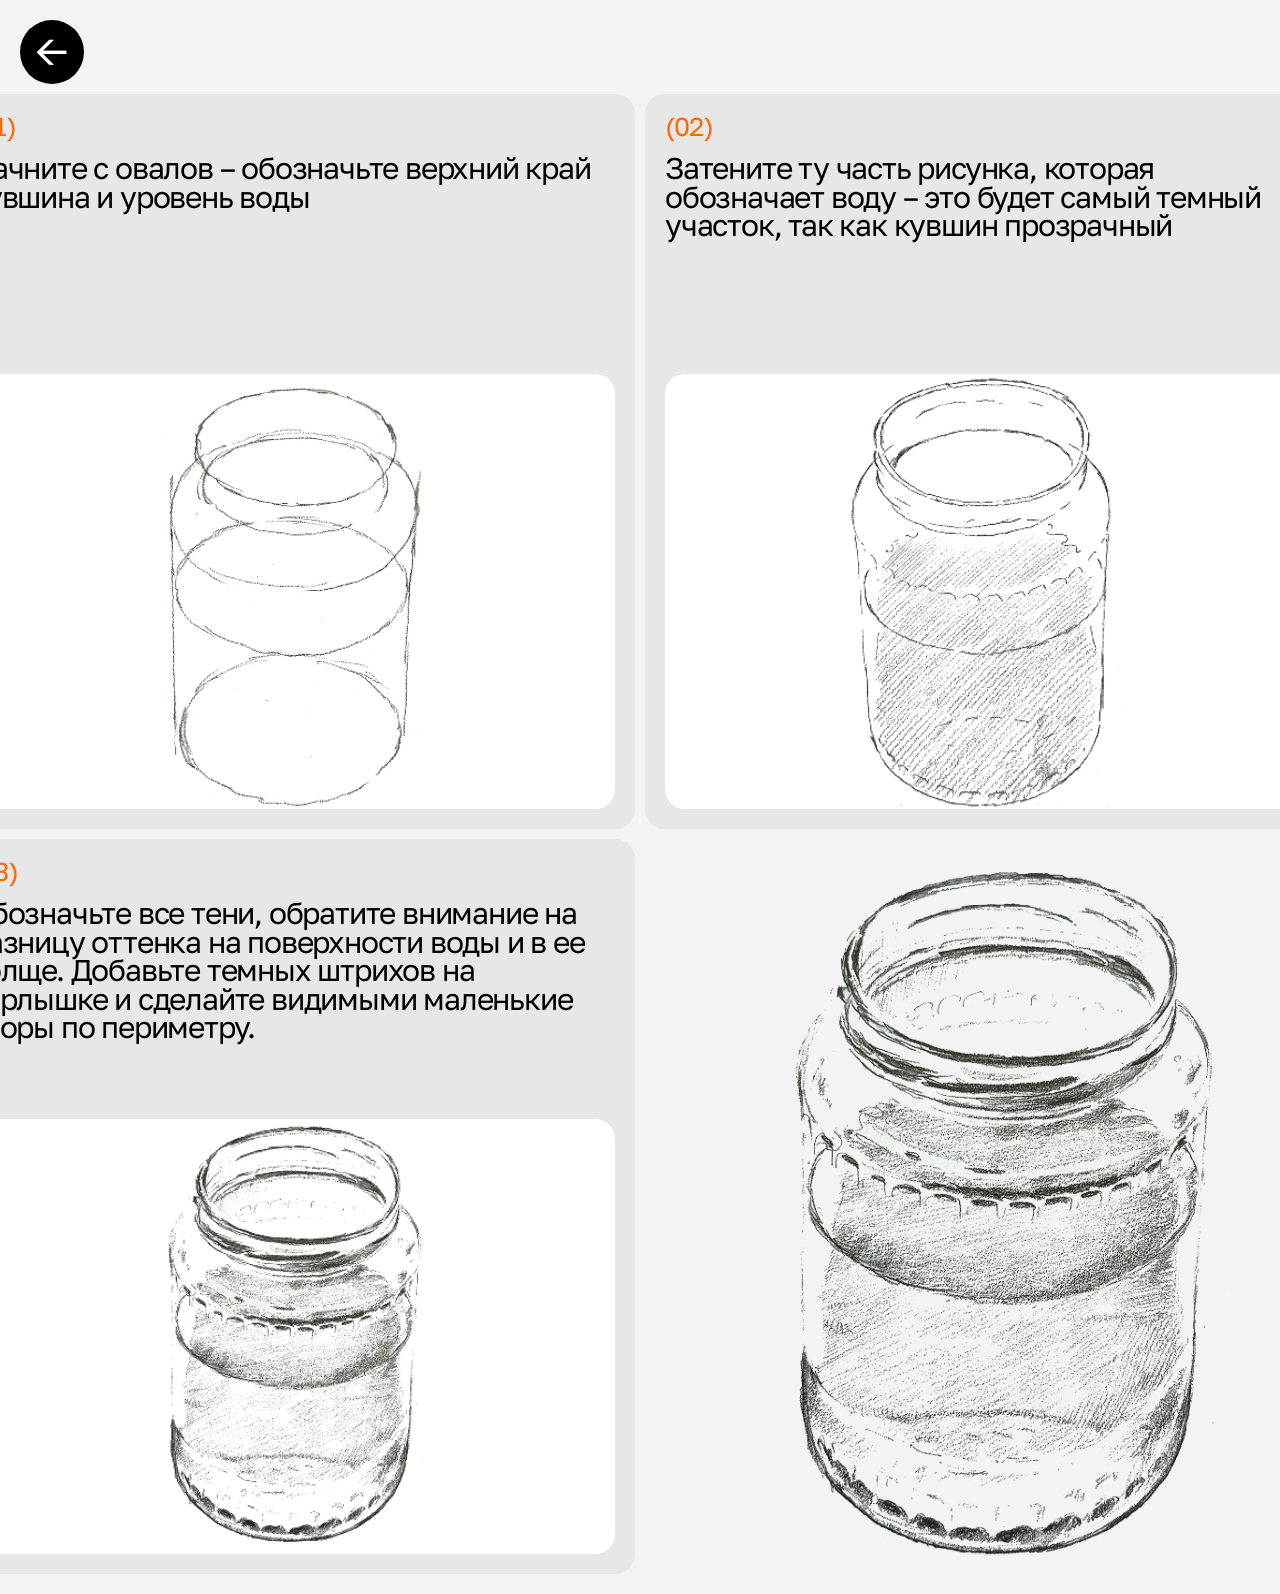
<file: tut1.html>
<!DOCTYPE html>
<html lang="ru">
<head>
  <meta charset="UTF-8" />
  <meta name="viewport" content="width=device-width, initial-scale=1.0" />
  <title>ACD — Урок 1</title>

  <link rel="preconnect" href="https://fonts.googleapis.com">
  <link rel="preconnect" href="https://fonts.gstatic.com" crossorigin>
  <link href="https://fonts.googleapis.com/css2?family=Golos+Text:wght@400;500;700&display=swap" rel="stylesheet">

  <link rel="stylesheet" href="style.css" />
</head>
<body class="lesson-body">
  <main class="lesson-page">
    <div class="lesson-container">
      <a href="index.html" class="back-button" aria-label="Вернуться на главную">
        <span>←</span>
      </a>

      <section class="lesson-grid">
        <article class="lesson-card">
          <div class="lesson-card__number">(01)</div>
          <p class="lesson-card__text">
            Начните с овалов – обозначьте верхний край кувшина и уровень воды
          </p>

          <div class="lesson-card__image-box">
            <img src="images/step-1.png" alt="Первый этап рисунка" class="lesson-card__image">
          </div>
        </article>

        <article class="lesson-card">
          <div class="lesson-card__number">(02)</div>
          <p class="lesson-card__text">
            Затените ту часть рисунка, которая обозначает воду – это будет самый темный участок, так как кувшин прозрачный
          </p>

          <div class="lesson-card__image-box">
            <img src="images/step-2.png" alt="Второй этап рисунка" class="lesson-card__image">
          </div>
        </article>

        <article class="lesson-card">
          <div class="lesson-card__number">(03)</div>
          <p class="lesson-card__text">
            Обозначьте все тени, обратите внимание на разницу оттенка на поверхности воды и в ее толще. Добавьте темных штрихов на горлышке и сделайте видимыми маленькие узоры по периметру.
          </p>

          <div class="lesson-card__image-box">
            <img src="images/step-3.png" alt="Третий этап рисунка" class="lesson-card__image">
          </div>
        </article>

        <div class="lesson-final">
          <img src="images/final.png" alt="Итоговый рисунок кувшина" class="lesson-final__image">
        </div>
      </section>
    </div>
  </main>
</body>
</html>
</file>
<file: style.css>
*,
*::before,
*::after {
  box-sizing: border-box;
}

:root {
  --bg: #e7e7e7;
  --accent: #ff6501;
  --black: #000000;
  --white: #ffffff;

  --font-main: "Golos Text", sans-serif;

  --logo-size: 270px;
  --nav-size: 40px;
  --header-gap: 10px;

  --card-radius: 26px;
}

html,
body {
  margin: 0;
  min-height: 100%;
  /*overflow: hidden;*/
}

body {
  background: var(--bg);
  font-family: var(--font-main);
  color: var(--black);
  overflow-x: hidden;
}

a {
  color: inherit;
  text-decoration: none;
}

img {
  display: block;
  max-width: 100%;
  height: auto;
}

.page-header {
  width: 100%;
  padding: 10px 34px 0;
  display: flex;
  flex-direction: column;
  align-items: center;
}

.logo {
  display: inline-block;
  font-size: var(--logo-size);
  line-height: 0.9;
  font-weight: 400;
  letter-spacing: -0.06em;
  text-align: center;
}

.header-line {
  width: 100%;
  height: 2px;
  background: var(--black);
  margin-top: var(--header-gap);
  
}

.nav {
  margin-top: var(--header-gap);
  display: flex;
  align-items: center;
  justify-content: center;
  gap: 40px;
  flex-wrap: wrap;
}

.nav__link {
  font-size: var(--nav-size);
  line-height: 1;
  font-weight: 400;
  letter-spacing: -0.03em;
  transition: color 0.2s ease;
  white-space: nowrap;
}

.nav__link:hover {
  color: var(--accent);
}

.nav__link--active {
  color: var(--accent);
}

.main {
  width: 100%;
  padding: 0px 20px 40px;
  display: flex;
  justify-content: center;
}

.cards-slider {
  width: 100%;
  max-width: 900px;
  position: relative;
  display: flex;
  justify-content: center;
}

.cards-stage {
  position: relative;
  width: 100%;
  height: 620px;
  display: flex;
  align-items: center;
  justify-content: center;
  overflow: visible;
  touch-action: pan-y;
}

.task-card {
  position: absolute;
  width: 380px;
  height: 520px;
  border-radius: var(--card-radius);
  overflow: hidden;
  background: #f6f6f6;
  box-shadow: 0 8px 24px rgba(0, 0, 0, 0.1);;
  transform-origin: center center;
  transition: transform 0.5s ease, opacity 0.5s ease;
  cursor: pointer;
  user-select: none;
  -webkit-user-drag: none;
}

.task-card__image {
  width: 100%;
  height: 100%;
  object-fit: cover;
  object-position: center;
  background: #f6f6f6;
  pointer-events: none;
  user-select: none;
}

.task-card[data-position="0"] {
  z-index: 4;
  opacity: 1;
  transform: translateX(0) translateY(0) rotate(-2deg);
}

.task-card[data-position="1"] {
  z-index: 3;
  opacity: 1;
  transform: translateX(18px) translateY(0) rotate(3deg);
}

.task-card[data-position="2"] {
  z-index: 2;
  opacity: 1;
  transform: translateX(0) translateY(0) rotate(-1deg);
}

.task-card[data-position="3"] {
  z-index: 1;
  opacity: 0;
  transform: translateX(0) translateY(0) rotate(0deg);
}

.task-card.is-leaving-left {
  transform: translateX(-520px) rotate(-14deg);
  opacity: 0;
}

.task-card.is-leaving-right {
  transform: translateX(520px) rotate(14deg);
  opacity: 0;
}

.slider-btn {
  display: none;
}

@media (max-width: 1200px) {
  :root {
    --logo-size: 220px;
    --nav-size: 34px;
    --header-gap: 32px;
  }

  .cards-stage {
    height: 560px;
  }

  .task-card {
    width: 340px;
    height: 470px;
  }
}

@media (max-width: 900px) {
  :root {
    --logo-size: 150px;
    --nav-size: 28px;
    --header-gap: 24px;
  }

  .page-header {
    padding: 24px 20px 0;
  }

  .nav {
    gap: 24px;
  }

  .main {
    padding: 28px 16px 32px;
  }

  .cards-stage {
    height: 500px;
  }

  .task-card {
    width: 300px;
    height: 420px;
    border-radius: 22px;
  }

  .task-card[data-position="0"] {
    transform: translateX(0) rotate(-2deg);
  }

  .task-card[data-position="1"] {
    transform: translateX(12px) rotate(3deg);
  }
}

@media (max-width: 560px) {
  :root {
    --logo-size: 96px;
    --nav-size: 20px;
    --header-gap: 18px;
  }

  .page-header {
    padding: 18px 12px 0;
  }

  .header-line {
    height: 1.5px;
  }

  .nav {
    gap: 16px;
  }

  .main {
    padding: 40px 12px 24px;
  }

  .cards-stage {
    height: 470px;
  }

  .task-card {
    width: min(260px, calc(100vw - 44px));
    height: 400px;
    border-radius: 18px;
  }

  .task-card[data-position="0"] {
    transform: translateX(0) rotate(-2deg);
  }

  .task-card[data-position="1"] {
    transform: translateX(10px) rotate(3deg);
  }

  .task-card.is-leaving-left {
    transform: translateX(-120%) rotate(-10deg);
    opacity: 0;
  }

  .task-card.is-leaving-right {
    transform: translateX(120%) rotate(10deg);
    opacity: 0;
  }
}
/* =========================
   TUT1 PAGE
========================= */

.lesson-body {
  margin: 0;
  background: #f3f3f3;
  overflow-x: hidden;
  overflow-y: auto;
}

.lesson-page {
  width: 100%;
  min-height: 100vh;
  padding: 20px;
}

.lesson-container {
  width: 100%;
  max-width: 1410px;
  margin: 0 auto;
}

.back-button {
  width: 64px;
  height: 64px;
  border-radius: 999px;
  background: #000000;
  color: #ffffff;
  display: inline-flex;
  align-items: center;
  justify-content: center;
  font-size: 42px;
  line-height: 1;
  text-decoration: none;
  margin-bottom: 10px;
}

.back-button span {
  transform: translateY(-1px);
}

.lesson-grid {
  display: grid;
  grid-template-columns: repeat(2, 685px);
  gap: 10px;
  justify-content: center;
  align-items: start;
}

.lesson-card {
  width: 685px;
  height: 735px;
  background: #e7e7e7;
  border-radius: 20px;
  padding: 20px;
  display: flex;
  flex-direction: column;
}

.lesson-card__number {
  margin: 0 0 14px;
  color: #ff6501;
  font-size: 26px;
  line-height: 1;
  font-weight: 400;
  letter-spacing: -0.03em;
}

.lesson-card__text {
  margin: 0 0 20px;
  color: #000000;
  font-size: 30px;
  line-height: 0.95;
  font-weight: 400;
  letter-spacing: -0.04em;
}

.lesson-card__image-box {
  width: 645px;
  height: 435px;
  background: #ffffff;
  border-radius: 20px;
  overflow: hidden;
  margin-top: auto;
  display: flex;
  align-items: center;
  justify-content: center;
}

.lesson-card__image {
  width: 100%;
  height: 100%;
  object-fit: contain;
  display: block;
}

.lesson-final {
  width: 685px;
  height: 735px;
  display: flex;
  align-items: flex-end;
  justify-content: center;
}

.lesson-final__image {
  width: 100%;
  max-width: 640px;
  height: auto;
  display: block;
  object-fit: contain;
}



/* =========================
   MOBILE
========================= */

@media (max-width: 900px) {
  .lesson-page {
    padding: 8px;
  }

  .lesson-container {
    max-width: 100%;
  }

  .back-button {
    width: 48px;
    height: 48px;
    font-size: 30px;
    margin-bottom: 14px;
  }

  .lesson-grid {
    grid-template-columns: 1fr;
    gap: 10px;
    justify-content: stretch;
  }

  .lesson-card {
    width: 100%;
    height: auto;
    min-height: auto;
    border-radius: 18px;
    padding: 14px;
  }

  .lesson-card__number {
    font-size: 18px;
    margin-bottom: 10px;
  }

  .lesson-card__text {
    font-size: 24px;
    line-height: 0.95;
    font-weight: 400;
    margin-bottom: 14px;
  }

  .lesson-card__image-box {
    width: 100%;
    height: 300px;
    border-radius: 16px;
    margin-top: 0;
  }

  .lesson-final {
    width: 100%;
    height: auto;
    padding-top: 28px;
    justify-content: center;
  }

  .lesson-final__image {
    width: 100%;
    max-width: 100%;
  }
}
</file>
